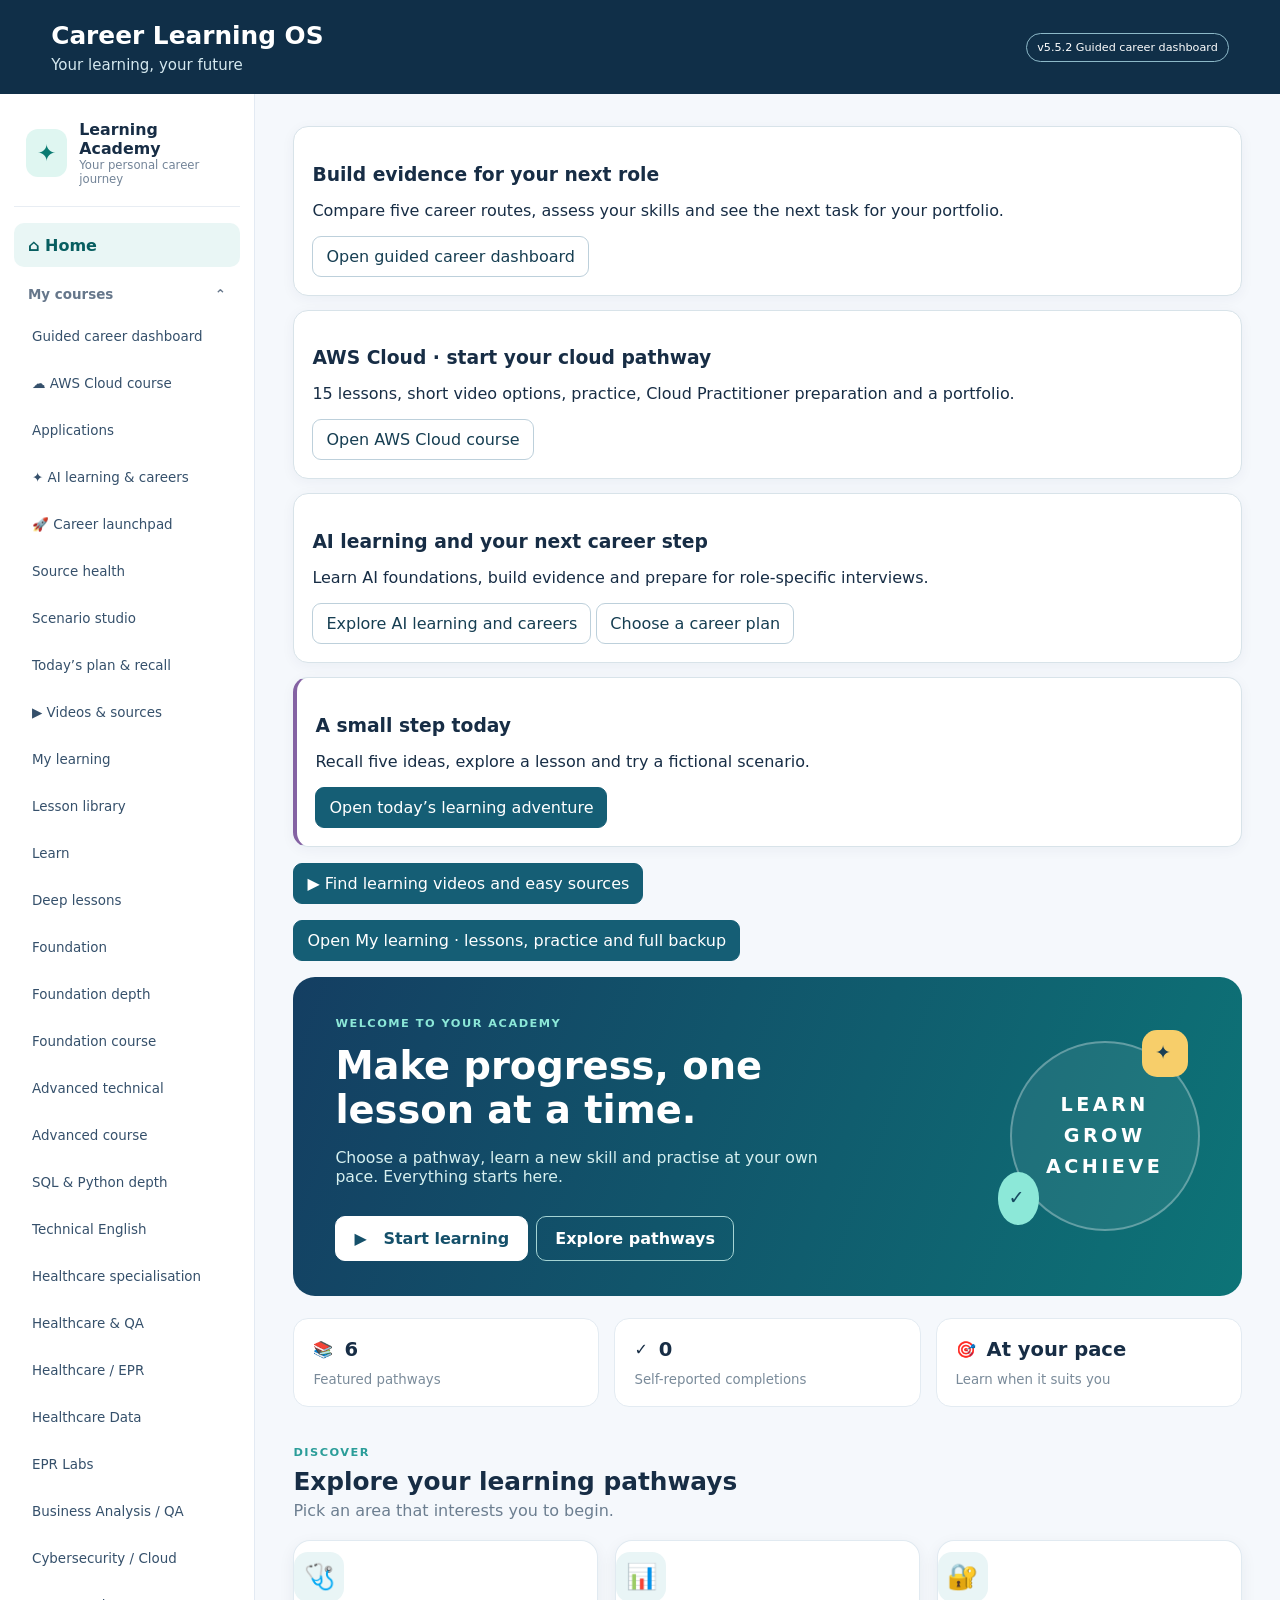
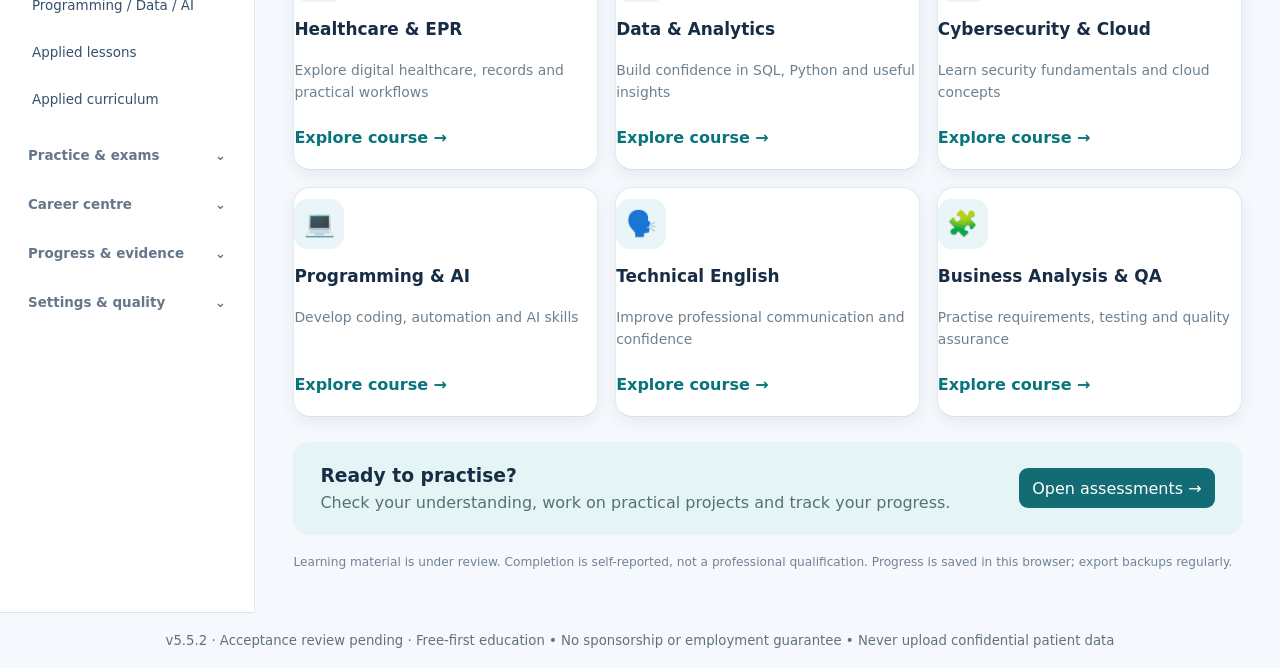
<file: index.html>
<!doctype html><html lang="en"><head><meta charset="utf-8"><meta name="viewport" content="width=device-width,initial-scale=1"><meta name="theme-color" content="#155e75"><meta name="description" content="Free offline-first career learning and self-assessment platform. Educational content is under review."><link rel="apple-touch-icon" href="icons/icon-192.png"><link rel="manifest" href="manifest.webmanifest"><link rel="stylesheet" href="style.css"><title>Career Learning OS</title><style>select,input,textarea{max-width:100%;box-sizing:border-box}#app{min-width:0;max-width:100%}#app *{overflow-wrap:anywhere}</style></head><body><a class="skip-link" href="#app">Skip to content</a><header><div><h1>Career Learning OS</h1><p>Learn • Practise • Master • Prepare for work</p></div><span class="tag">v5.5.2 Guided career dashboard</span></header><nav aria-label="Main navigation"><a href="devops-120/">DevOps, Cloud &amp; AI Academy</a><button data-view="discovery-v23">Search & placement</button><button data-view="english-v23">Technical English</button><button data-view="technical-v27">Advanced technical v2.7</button><button data-view="specialisation-v26">Healthcare specialisation v2.6</button><button data-view="foundation-v25">Foundation depth v2.5</button><button data-view="depth-v24">SQL & Python depth</button><button data-view="resilience-v508">Resilience & privacy v5.0.8</button><button data-view="verification-v507">Verification v5.0.7</button><button data-view="assessment-v506">Assessment quality v5.0.6</button><button data-view="coverage-v505">Curriculum inventory v5.0.5</button><button data-view="advanced-v504">Advanced course v5.0.4</button><button data-view="healthcare-v503">Healthcare & QA v5.0.3</button><button data-view="foundation-v502">Foundation course v5.0.2</button><button data-view="curriculum-evidence-v501">Curriculum evidence</button><button data-view="completion-v50">v5.0 Acceptance gates</button><button data-view="device-v5024">Device checks v5.0.25</button><button data-view="device-v5025">Device Evidence v5.0.25</button><button data-view="learn" class="active">Learn</button><button data-view="deep">Deep lessons</button><button data-view="foundation">Foundation v0.5</button><button data-view="epr">Healthcare / EPR</button><button data-view="data-analyst">Healthcare Data</button><button data-view="epr-lab">EPR Labs</button><button data-view="ba-qa">Business Analysis / QA</button><button data-view="security-cloud">Cybersecurity / Cloud</button><button data-view="dev-data-ai">Programming / Data / AI</button><button data-view="mastery-v11">Mastery v1.1</button><button data-view="pathway-v20">Structured pathway</button><button data-view="careers">Careers</button><button data-view="audit">Checker</button><button data-view="projects-v34">Practical projects v3.4</button><button data-view="mastery-v33">Mastery & revision v3.3</button><button data-view="assessment-v32">Assessments v3.2</button><button data-view="curriculum-v31">Applied curriculum v3.1</button><button data-view="readiness-v30">Release readiness v3.0</button><button data-view="recovery-v29">Recovery & privacy v2.9</button><button data-view="reliability-v28">Reliability lab v2.8</button><button data-view="final-qa">Release QA</button><button data-view="coverage-v22">Coverage & gaps</button><button data-view="career">Career centre</button><button data-view="settings">Backup</button><button data-view="evidence-v509">Content evidence v5.0.9</button><button data-view="remediation-v5010">Applied lessons v5.0.10</button><button data-view="pathways-v5013">Career pathways v5.0.13</button><button data-view="mastery-v5012">Project mastery v5.0.12</button><button data-view="practice-v5011">Practical skills v5.0.11</button></nav><main id="app" tabindex="-1" aria-live="polite"></main><footer><span id="app-build">v5.5.2 · Acceptance review pending</span> · Free-first education • No sponsorship or employment guarantee • Never upload confidential patient data</footer><script src="data.js"></script><script src="topics-extra.js"></script><script src="roadmaps.js"></script><script src="deep-lessons.js"></script><script src="foundation-v4.js"></script><script src="quiz-engine-v5017.js"></script><script src="app.js"></script><script src="mastery-v5.js"></script><script src="mastery-v5-ui.js"></script><script src="epr-v6.js"></script><script src="epr-v6-ui.js"></script><script src="career-v7-data.js"></script><script src="career-v7-ui.js"></script><script src="career-v8-data.js"></script><script src="career-v8-ui.js"></script><script src="career-v9-data.js"></script><script src="career-v9-ui.js"></script><script src="career-v10-data.js"></script><script src="career-v10-ui.js"></script><script src="mastery-v11-data.js"></script><script src="mastery-v11-ui.js"></script><script src="review-v12-data.js"></script><script src="review-v12-ui.js"></script><script>window.CLOS.milestones=[];</script><script src="milestone-13.js"></script><script src="milestone-14.js"></script><script src="milestone-15.js"></script><script src="milestone-16.js"></script><script src="milestone-17.js"></script><script src="milestone-18.js"></script><script src="milestone-19.js"></script><script src="milestone-20.js"></script><script src="milestones-engine.js"></script><script src="release-qa.js"></script><script src="coverage-v22.js"></script><script src="features-v23.js"></script><script src="depth-v24-data.js"></script><script src="depth-v24-ui.js"></script><script src="foundation-v25-data.js"></script><script src="foundation-v25-ui.js"></script><script src="specialisation-v26-data.js"></script><script src="specialisation-v26-ui.js"></script><script src="technical-v27-data.js"></script><script src="technical-v27-ui.js"></script><script src="reliability-v28.js"></script><script src="recovery-v29.js"></script><script src="readiness-v30.js"></script><script src="curriculum-v31-data.js"></script><script src="curriculum-v31-ui.js"></script><script src="assessment-v32.js"></script><script src="mastery-v33.js"></script><script src="projects-v34.js"></script><script src="completion-v50.js"></script><script src="curriculum-evidence-v501.js"></script><script src="foundation-course-v502-data.js"></script><script src="foundation-course-v502-ui.js"></script><script src="healthcare-v503-data.js"></script><script src="healthcare-v503-ui.js"></script><script src="advanced-v504-data.js"></script><script src="advanced-v504-ui.js"></script><script src="coverage-v505.js"></script><script src="assessment-v506.js"></script><script src="verification-v507.js"></script><script src="resilience-v508.js"></script><script src="evidence-v509.js"></script><script src="remediation-v5010-data.js"></script><script src="remediation-v5010-ui.js"></script><script src="practice-v5011-data.js"></script><script src="practice-v5011-ui.js"></script><script src="mastery-v5012-data.js"></script><script src="mastery-v5012-ui.js"></script><script src="pathways-v5013-data.js"></script><script src="pathways-v5013-ui.js"></script><script src="device-diagnostics-v5024.js"></script><script src="device-evidence-v5025.js"></script><script src="academy-redesign-v5026.js"></script><script src="academy-core-v51.js"></script><script src="academy-workspace-v51.js"></script><script src="learning-resources-v511-data.js"></script><script src="learning-resources-v511-ui.js"></script><script src="learning-coach-v52-core.js"></script><script src="learning-coach-v52-data.js"></script><script src="source-health-v52-data.js"></script><script src="learning-coach-v52-ui.js"></script><script src="short-learning-v53-data.js"></script><script src="career-launch-v53-data.js"></script><script src="short-learning-v53-ui.js"></script><script src="career-launch-v53-ui.js"></script><script src="aws-course-v54-data.js"></script><script src="aws-course-v54-ui.js"></script><script src="career-guide-data.js"></script><script src="career-guide.js"></script></body></html>
</file>
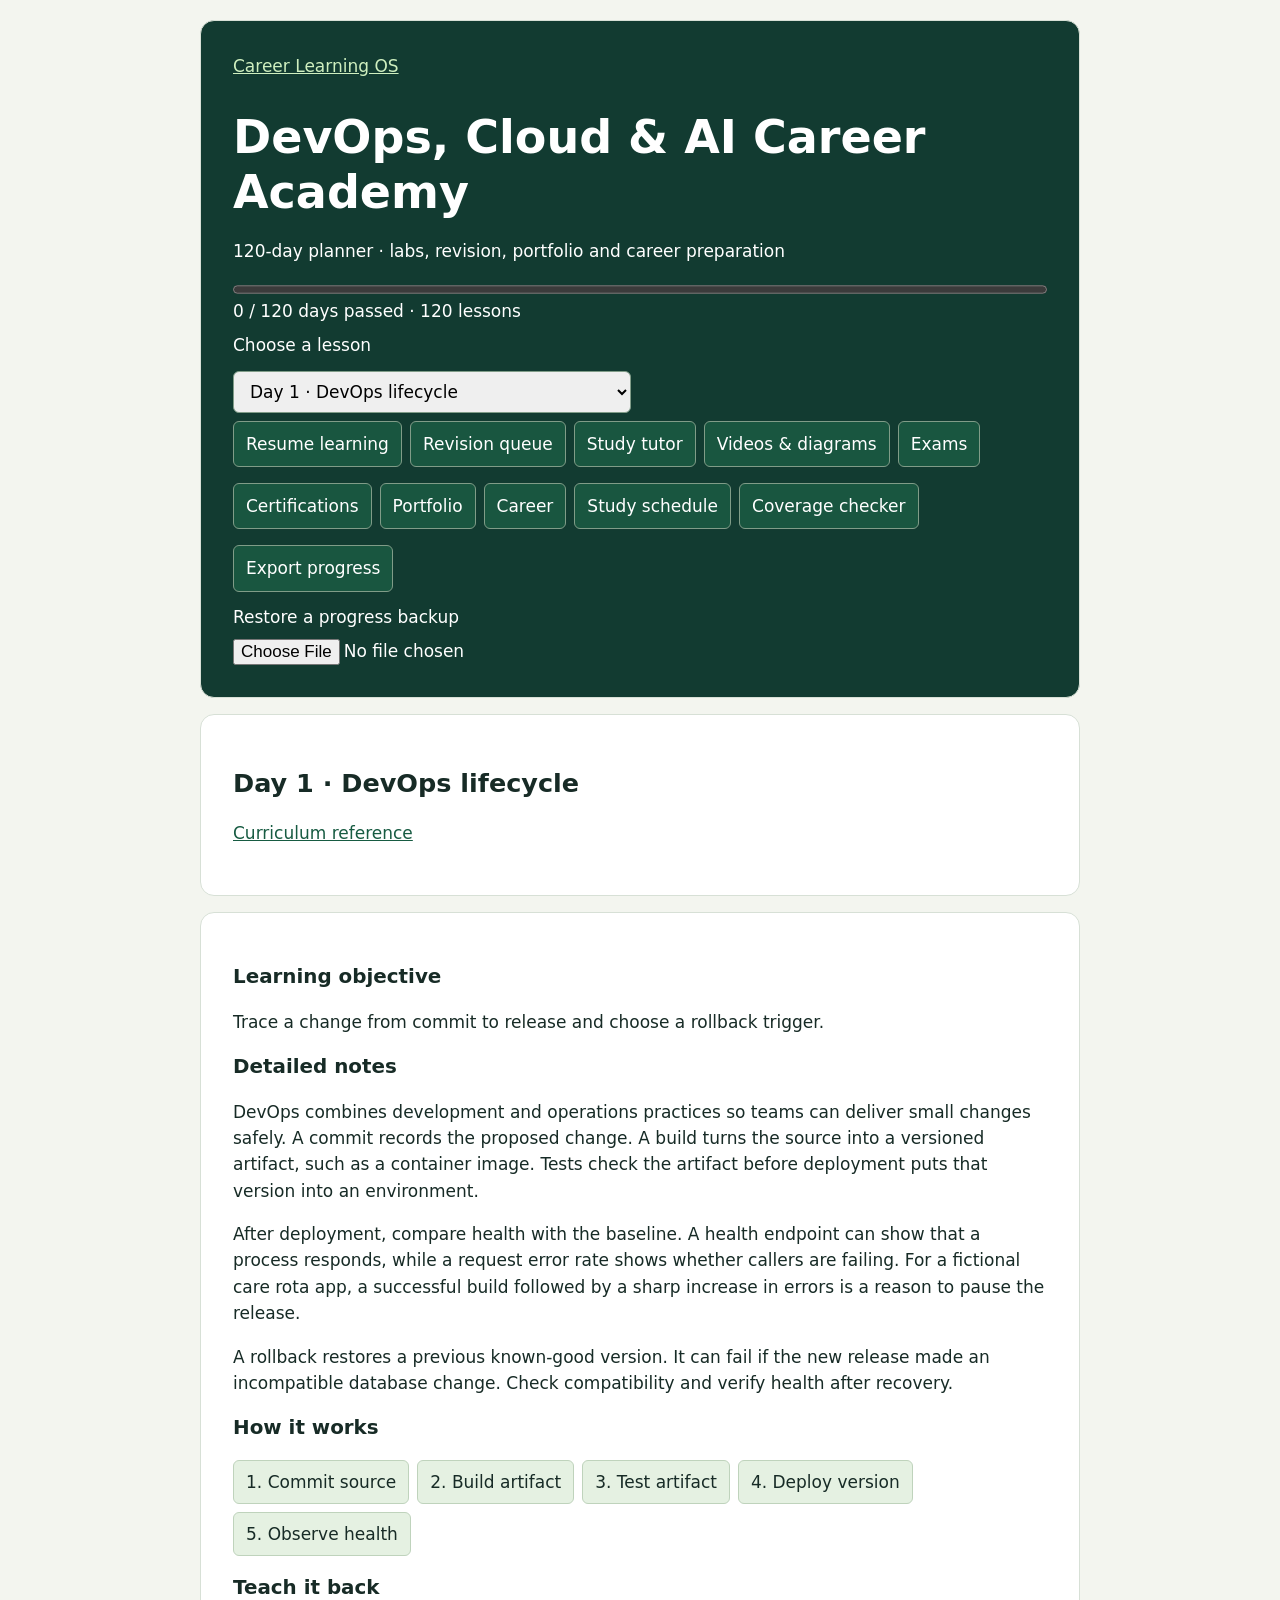
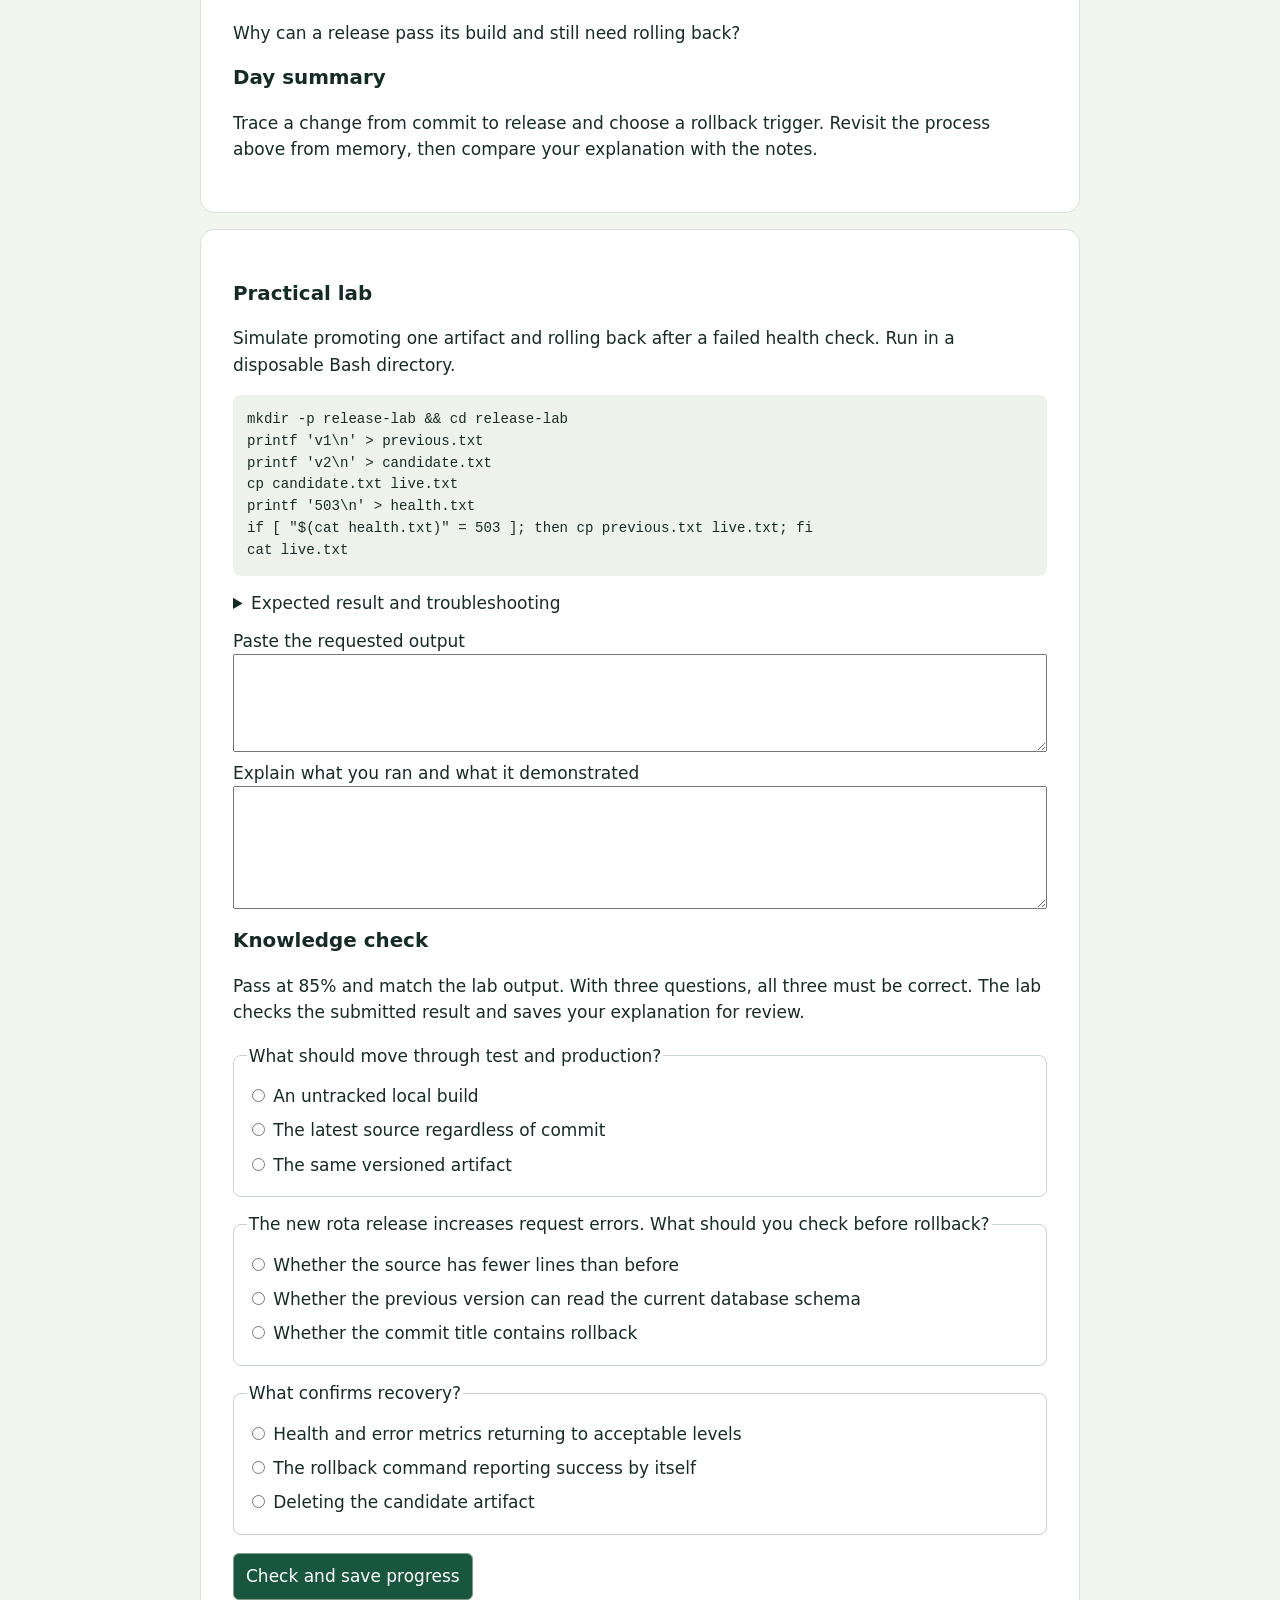
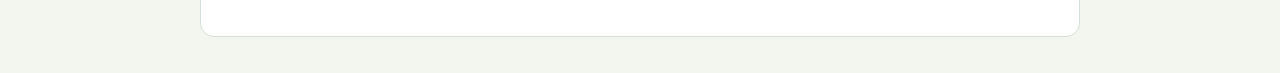
<file: devops-120/index.html>
<!doctype html>
<html lang="en">
<head>
  <meta charset="utf-8">
  <meta name="viewport" content="width=device-width,initial-scale=1">
  <title>DevOps, Cloud &amp; AI Career Academy</title>
  <style>
    * { box-sizing: border-box; }
    body { font: 17px/1.55 system-ui, sans-serif; background: #f3f5ef; color: #172b26; margin: auto; max-width: 920px; padding: 20px; }
    header, section { background: #fff; border: 1px solid #d7e0d6; border-radius: 14px; padding: clamp(16px, 4vw, 32px); margin-bottom: 16px; }
    header { background: #123b31; color: #fff; }
    header a { color: #cfefbf; }
    a { color: #175b42; }
    h1, h2, h3 { line-height: 1.2; }
    h1 { font-size: clamp(28px, 6vw, 46px); margin-bottom: 12px; }
    label { display: block; margin: 8px 0; }
    button, select, input, textarea { font: inherit; max-width: 100%; }
    button, select { padding: 9px 12px; border: 1px solid #809c88; border-radius: 6px; margin: 4px 0; }
    button { background: #195640; color: white; cursor: pointer; }
    input[type=file] { color: inherit; display: block; }
    textarea { display: block; width: 100%; padding: 8px; }
    pre { overflow: auto; padding: 14px; background: #edf2eb; border-radius: 8px; font-size: .88rem; }
    progress { display: block; width: 100%; accent-color: #78ab5e; }
    .controls, .flow { display: flex; gap: 8px; flex-wrap: wrap; align-items: center; }
    .flow { list-style-position: inside; padding: 0; }
    .flow li { background: #e5f1e2; border: 1px solid #bfd3bc; border-radius: 6px; padding: 8px 12px; }
    fieldset { border: 1px solid #c5d4c6; margin: 14px 0; border-radius: 8px; min-width: 0; }
    details { margin: 12px 0; }
    summary { cursor: pointer; }
  </style>
  <script defer src="curriculum.js"></script>
  <script defer src="foundations.js"></script>
  <script defer src="scenarios.js"></script>
  <script defer src="command-labs.js"></script>
  <script defer src="academy.js"></script>
  <script defer src="modules.js"></script>
  <link rel="apple-touch-icon" href="../icons/icon-192.png">
  <link rel="manifest" href="manifest.webmanifest">
  <meta name="theme-color" content="#123b31">
</head>
<body>
  <header>
    <a href="../">Career Learning OS</a>
    <h1>DevOps, Cloud &amp; AI Career Academy</h1>
    <p>120-day planner · labs, revision, portfolio and career preparation</p>
    <div id="progress"></div>
    <label for="day">Choose a lesson</label>
    <select id="day"></select>
    <div class="controls">
      <button id="resume">Resume learning</button>
      <button id="revisions">Revision queue</button>
      <button id="tutor">Study tutor</button>
      <button id="media">Videos &amp; diagrams</button>
      <button id="exam-centre">Exams</button>
      <button id="certification">Certifications</button>
      <button id="portfolio">Portfolio</button>
      <button id="career">Career</button>
      <button id="schedule">Study schedule</button>
      <button id="audit">Coverage checker</button>
      <button id="backup">Export progress</button>
    </div>
    <label for="restore">Restore a progress backup</label>
    <input id="restore" type="file" accept=".json,application/json">
    <p id="status" role="status" hidden></p>
  </header>
  <main id="main"></main>
</body>
</html>
</file>
<file: style.css>
:root{font-family:system-ui,-apple-system,Segoe UI,sans-serif;color:#172b3a;background:#f4f7fb}*{box-sizing:border-box}body{margin:0}header{background:#123c50;color:white;padding:24px max(18px,calc((100vw - 1040px)/2));display:flex;align-items:center;justify-content:space-between;gap:12px}h1{margin:0;font-size:clamp(1.5rem,4vw,2.1rem)}header p{margin:6px 0 0;color:#d4e8ef}.tag{border:1px solid #8db9c8;border-radius:20px;padding:7px 10px;font-size:.78rem;white-space:nowrap}nav{display:flex;gap:6px;overflow:auto;padding:12px max(12px,calc((100vw - 1040px)/2));background:white;border-bottom:1px solid #dae3e8}button,select,input,textarea{font:inherit}button{cursor:pointer;border:1px solid #bdd0db;border-radius:9px;background:white;padding:10px 13px;color:#163e52}button.active,button.primary{background:#155e75;color:white;border-color:#155e75}button:focus-visible,a:focus-visible,select:focus-visible{outline:3px solid #e1a624;outline-offset:2px}main{max-width:1040px;margin:auto;padding:22px 15px;min-height:70vh}.grid{display:grid;grid-template-columns:repeat(auto-fit,minmax(255px,1fr));gap:14px}.card{background:white;border:1px solid #d8e3e9;border-radius:14px;padding:18px;margin-bottom:14px;overflow-wrap:anywhere}h2{margin-top:0}h3{margin-bottom:8px}.muted{color:#586a75}.small{font-size:.88rem}.pill{display:inline-block;padding:5px 9px;border-radius:16px;background:#e8f2f5;font-size:.8rem}.warn{background:#fff0d8}.good{background:#e0f3e8}.bad{background:#ffe6e4}.actions{display:flex;gap:9px;flex-wrap:wrap;margin-top:12px}a{color:#075e83}progress{width:100%;height:14px;accent-color:#13806e}.lesson{border-left:4px solid #b2d5df}.quiz label{display:block;padding:7px 0}textarea{width:100%;min-height:130px;border:1px solid #aac0cb;border-radius:8px;padding:10px}select,input[type=text]{width:100%;padding:10px;border:1px solid #aac0cb;border-radius:8px}li{margin:7px 0}footer{text-align:center;padding:20px;color:#60727b;font-size:.83rem}pre{white-space:pre-wrap;overflow-wrap:anywhere;background:#edf3f7;padding:12px;border-radius:9px}@media(max-width:560px){header{align-items:flex-start;flex-direction:column;padding:18px}nav button{white-space:nowrap}main{padding:14px 10px}.card{padding:14px}}

.choice{display:block;padding:8px 0}details{margin:10px 0}summary{cursor:pointer;font-weight:600}fieldset{border:1px solid #d8e3e9;border-radius:10px;margin-top:12px}button:disabled{opacity:.55;cursor:not-allowed}

.choice{display:block;padding:8px 0}details{margin:10px 0}summary{cursor:pointer;font-weight:600}fieldset{border:1px solid #d8e3e9;border-radius:10px;margin-top:12px}button:disabled{opacity:.55;cursor:not-allowed}

textarea{width:100%;max-width:100%;box-sizing:border-box;padding:.8rem;border:1px solid #94a3b8;border-radius:.5rem;background:var(--card,#fff);color:inherit;font:inherit}textarea:focus-visible{outline:3px solid #0e7490;outline-offset:2px}nav{flex-wrap:wrap} .card{overflow-wrap:anywhere}

/* Final release accessibility and layout safeguards */
html{scroll-padding-top:1rem}body{overflow-x:hidden}nav{position:relative;max-width:100%;gap:8px}nav button{min-height:44px;flex:0 0 auto}main{min-width:0}button,input,select,textarea{max-width:100%}button:focus-visible,a:focus-visible,select:focus-visible,input:focus-visible,textarea:focus-visible,summary:focus-visible{outline:3px solid #b77905;outline-offset:3px}button{touch-action:manipulation}table{display:block;overflow-x:auto;max-width:100%}img{max-width:100%;height:auto}.qa-status{padding:10px 12px;border-radius:9px;background:#fff0d8}.qa-grid{display:grid;grid-template-columns:repeat(auto-fit,minmax(230px,1fr));gap:12px}.qa-grid .card{margin:0} .qa-grid .card h3{font-size:1rem}.skip-link{position:absolute;left:-10000px;top:0;background:white;color:#123c50;padding:12px;z-index:10}.skip-link:focus{left:8px}@media(max-width:560px){nav{flex-wrap:nowrap;overflow-x:auto;overscroll-behavior-x:contain}header .tag{white-space:normal}main{padding:14px 10px}}

/* v5.0 accessibility and responsive protections */
:focus-visible{outline:3px solid #d97706!important;outline-offset:3px}button,select,input{min-height:40px}nav{display:flex;flex-wrap:wrap;gap:6px}main{min-width:0}table{border-collapse:collapse;width:100%}td,th{padding:9px;border-bottom:1px solid #cbd5e1;text-align:left;vertical-align:top}body{overflow-wrap:anywhere}@media(max-width:420px){nav button{max-width:100%;white-space:normal}main{padding:10px}}

/* v5.0.7 keyboard and mobile reliability */
:focus-visible{outline:3px solid #f59e0b!important;outline-offset:3px!important}
button,input,select,textarea{max-width:100%}
button{min-height:40px}
pre,code{overflow-wrap:anywhere}
#app{min-width:0;overflow-wrap:anywhere}
@media(max-width:480px){nav{max-width:100%;overflow-x:auto}main{min-width:0}table{display:block;max-width:100%;overflow-x:auto}}
@media(prefers-reduced-motion:reduce){*,*:before,*:after{animation-duration:.01ms!important;transition-duration:.01ms!important}}

/* v5.0.26 interface redesign: navigation and presentation only; existing course logic/storage untouched */
body.academy-v5026{background:#f5f8fc;color:#172d45} .academy-v5026 header{max-width:none;padding:18px clamp(18px,4vw,64px);background:#102f48;min-height:94px}.academy-v5026 header h1{font-size:1.55rem}.academy-v5026 header p{font-size:.94rem}.academy-v5026 .tag{font-size:.7rem}.academy-shell{display:grid;grid-template-columns:255px minmax(0,1fr);max-width:1540px;margin:0 auto;min-height:calc(100vh - 180px)}.academy-sidebar{background:#fff;border-right:1px solid #e3eaf3;padding:26px 14px;min-width:0}.academy-brand{display:flex;align-items:center;gap:12px;padding:0 12px 20px;border-bottom:1px solid #e8edf3;margin-bottom:16px}.academy-brand-icon{background:#dff6f1;color:#0a7b72;padding:11px;border-radius:12px;font-size:23px}.academy-brand strong{display:block;font-size:.99rem}.academy-brand small{display:block;color:#738498;font-size:.73rem}.academy-home-button{display:block;width:100%;text-align:left;border:0;border-radius:10px;font-weight:650;background:transparent;padding:12px 14px}.academy-group{margin-top:8px}.academy-group summary{padding:12px 14px;cursor:pointer;font-size:.84rem;font-weight:700;color:#66778b;list-style:none}.academy-group summary:after{content:'⌄';float:right}.academy-group[open] summary:after{content:'⌃'}.academy-group-links{display:grid;gap:3px;padding:0 0 5px 6px}.academy-group-links button{border:0;border-radius:9px;background:transparent;color:#35506b;font-size:.84rem;padding:9px 12px;text-align:left;white-space:normal}.academy-v5026 .academy-sidebar button:hover,.academy-v5026 .academy-sidebar button.academy-current{background:#e9f6f5;color:#075e60}.academy-v5026 main{width:100%;max-width:none;min-width:0;padding:32px clamp(18px,3vw,48px)}.academy-dashboard{max-width:1120px;margin:auto}.academy-welcome{display:flex;align-items:center;justify-content:space-between;gap:24px;padding:35px 42px;border-radius:22px;background:linear-gradient(110deg,#143e62,#0d7477);color:#fff;overflow:hidden;min-height:270px}.academy-eyebrow{font-size:.71rem;letter-spacing:.13em;font-weight:750;color:#2b9d99}.academy-welcome .academy-eyebrow{color:#8ce8d8}.academy-welcome h2{color:white;font-size:clamp(1.7rem,3vw,2.6rem);line-height:1.15;margin:13px 0;max-width:540px}.academy-welcome p{color:#d6f0f0;max-width:510px;font-size:.98rem}.academy-cta,.academy-secondary{margin:14px 8px 0 0;border-radius:10px;font-weight:700;padding:12px 18px}.academy-cta{background:#fff;color:#15506a;border:1px solid #fff}.academy-secondary{background:transparent;color:white;border:1px solid #a5d4d4}.academy-welcome-art{width:190px;height:190px;flex:0 0 190px;border-radius:50%;border:2px solid #ffffff4d;display:flex;align-items:center;justify-content:center;position:relative;text-align:center;letter-spacing:.18em;font-size:1.2rem;font-weight:800;line-height:1.6;background:#ffffff12}.academy-orbit{position:absolute;top:-13px;right:10px;background:#f7ce6a;color:#193e55;border-radius:15px;padding:8px 13px}.academy-orbit-small{position:absolute;bottom:4px;left:-14px;background:#8ce8d8;color:#164960;border-radius:50%;padding:11px}.academy-stats{display:grid;grid-template-columns:repeat(3,minmax(0,1fr));gap:15px;margin:22px 0 34px}.academy-stats>div{background:white;border:1px solid #e3ebf2;border-radius:15px;padding:19px;display:flex;gap:11px;align-items:center;flex-wrap:wrap}.academy-stats strong{font-size:1.22rem}.academy-stats small{width:100%;color:#7a8b9a}.academy-section-head h2{margin:7px 0 5px;font-size:1.55rem}.academy-section-head p{margin:0 0 20px;color:#6c7e90}.academy-course-grid{display:grid;grid-template-columns:repeat(3,minmax(0,1fr));gap:17px}.academy-course{border:1px solid #e1eaf1;background:white;border-radius:17px;padding:24px;display:flex;flex-direction:column;min-height:230px;box-shadow:0 5px 16px #152f4610}.academy-course-icon{width:50px;height:50px;border-radius:14px;background:#e9f5f6;display:grid;place-items:center;font-size:25px}.academy-course h3{font-size:1.06rem;margin:17px 0 6px}.academy-course p{color:#6d8090;font-size:.87rem;line-height:1.6;flex:1}.academy-course button{align-self:flex-start;border:0;padding:5px 0;color:#08747b;background:transparent;font-weight:750}.academy-tip{margin-top:25px;background:#e5f4f4;border-radius:16px;padding:23px 27px;display:flex;align-items:center;justify-content:space-between;gap:20px}.academy-tip h3{margin:0 0 7px}.academy-tip p{margin:0;color:#55707c}.academy-tip button{background:#136c73;color:white;border:0;white-space:nowrap}.academy-note{color:#738394;font-size:.76rem;margin-top:20px}.academy-menu{display:none}.academy-v5026 .card{border-radius:15px;box-shadow:0 3px 14px #16324b0c}.academy-v5026 main>h2{font-size:1.65rem}
@media(max-width:1100px){.academy-shell{grid-template-columns:225px minmax(0,1fr)}.academy-course-grid{grid-template-columns:repeat(2,minmax(0,1fr))}.academy-welcome-art{width:135px;height:135px;flex-basis:135px;font-size:.9rem}}
@media(max-width:750px){.academy-v5026 header{padding:15px 17px;min-height:76px;gap:10px}.academy-v5026 header h1{font-size:1.2rem}.academy-v5026 header p{font-size:.76rem}.academy-v5026 .tag{display:none}.academy-menu{display:block;background:#ffffff20;border:1px solid #ffffff65;color:white;font-size:.85rem;padding:9px 11px;white-space:nowrap}.academy-shell{display:block}.academy-sidebar{display:none;position:absolute;z-index:20;left:0;right:0;box-shadow:0 20px 30px #142e4340;max-height:80vh;overflow-y:auto}.academy-menu-open .academy-sidebar{display:block}.academy-v5026 main{padding:18px 14px}.academy-welcome{padding:26px 23px;min-height:0}.academy-welcome-art{display:none}.academy-welcome h2{font-size:1.75rem}.academy-stats{gap:8px;margin:13px 0 26px}.academy-stats>div{padding:12px;gap:6px}.academy-stats strong{font-size:.92rem}.academy-stats small{font-size:.7rem}.academy-course-grid{grid-template-columns:1fr;gap:12px}.academy-course{min-height:190px;padding:20px}.academy-tip{display:block}.academy-tip button{margin-top:14px}.academy-section-head h2{font-size:1.35rem}}

/* Unified workspace: constrain long code and keep restored nav in a column. */
nav.academy-sidebar{display:block;flex-wrap:unset;gap:0;max-width:none;margin:0;border-radius:0;overflow-x:hidden}
.lesson-example{white-space:pre-wrap;overflow-wrap:anywhere;max-width:100%;background:#eff4f8;padding:14px;border-radius:8px}
#lib-search,#lesson-note,#career-evidence{display:block;width:100%;margin:8px 0 14px;box-sizing:border-box}
button:focus-visible,input:focus-visible,textarea:focus-visible,select:focus-visible,summary:focus-visible{outline:3px solid #b45309;outline-offset:3px}
@media(max-width:750px){nav.academy-sidebar{display:none}.academy-menu-open nav.academy-sidebar{display:block}}

.video-panel{background:#edf8f6;border:1px solid #80bdb4;border-left:4px solid #0d746b;border-radius:10px;padding:16px;margin:14px 0;color:#193d40}.video-resource-title{margin:6px 0 12px}.video-resource-title span{font-size:.85rem}.video-actions{display:flex;flex-wrap:wrap;gap:10px;align-items:center}.video-actions a{display:inline-block;padding:10px 14px;border-radius:7px;background:white;color:#075e60;border:1px solid #83b6b1;text-decoration:none;font-weight:650}.video-actions .video-watch{background:#09695f;color:white}.video-panel details{margin-top:12px}.video-panel summary{cursor:pointer;font-size:.87rem}.video-panel details p{font-size:.9rem}.video-topic{margin:18px 0 26px}.video-panel-compact{padding:13px}#video-search{display:block;box-sizing:border-box;width:100%;margin:8px 0 14px}@media(max-width:480px){.video-actions{align-items:stretch;flex-direction:column}.video-actions a{max-width:100%;text-align:center}}

.coach-plan{border-top:4px solid #0c7a73}.coach-steps{padding-left:22px}.coach-steps>li{padding:14px 0;border-bottom:1px solid #dae8e5}.coach-week{display:grid;grid-template-columns:repeat(7,minmax(0,1fr));gap:6px;max-width:600px}.coach-week>div{display:grid;text-align:center;padding:12px 2px;background:#eef2f5;border-radius:8px}.coach-week strong{font-size:1.4rem}.coach-week .coach-active{background:#c7eee2;color:#075747}.coach-badges{display:flex;gap:8px;flex-wrap:wrap}.coach-badges span{border-radius:20px;background:#f8edc9;color:#5b420a;padding:8px 12px;font-size:.9rem}.coach-recall{border-top:4px solid #8161a8}.coach-recall h3{font-size:1.4rem;line-height:1.5}.coach-home{border-left:4px solid #8462a3}#case-response{display:block;width:100%;box-sizing:border-box;margin:10px 0 14px}#recall-answer{padding:15px;background:#f2f8f6;margin:16px 0;border-radius:10px}#recall-answer[hidden],#case-feedback[hidden]{display:none}

/* v5.3 learning and career workshops */
.short-learning{background:#eaf6f4;border-left:4px solid #147d70;border-radius:8px;padding:1rem;margin:.75rem 0}.short-player iframe{width:100%;aspect-ratio:16/9;border:0;max-height:480px}.launch-modules{display:flex;flex-wrap:wrap;gap:.4rem}#app textarea{display:block;width:100%;margin:.4rem 0 1rem}#app article{padding:.7rem 0;border-bottom:1px solid #d6e2e5}#app details{margin:.6rem 0}#app label.choice{display:block;margin:.55rem 0}
</file>
